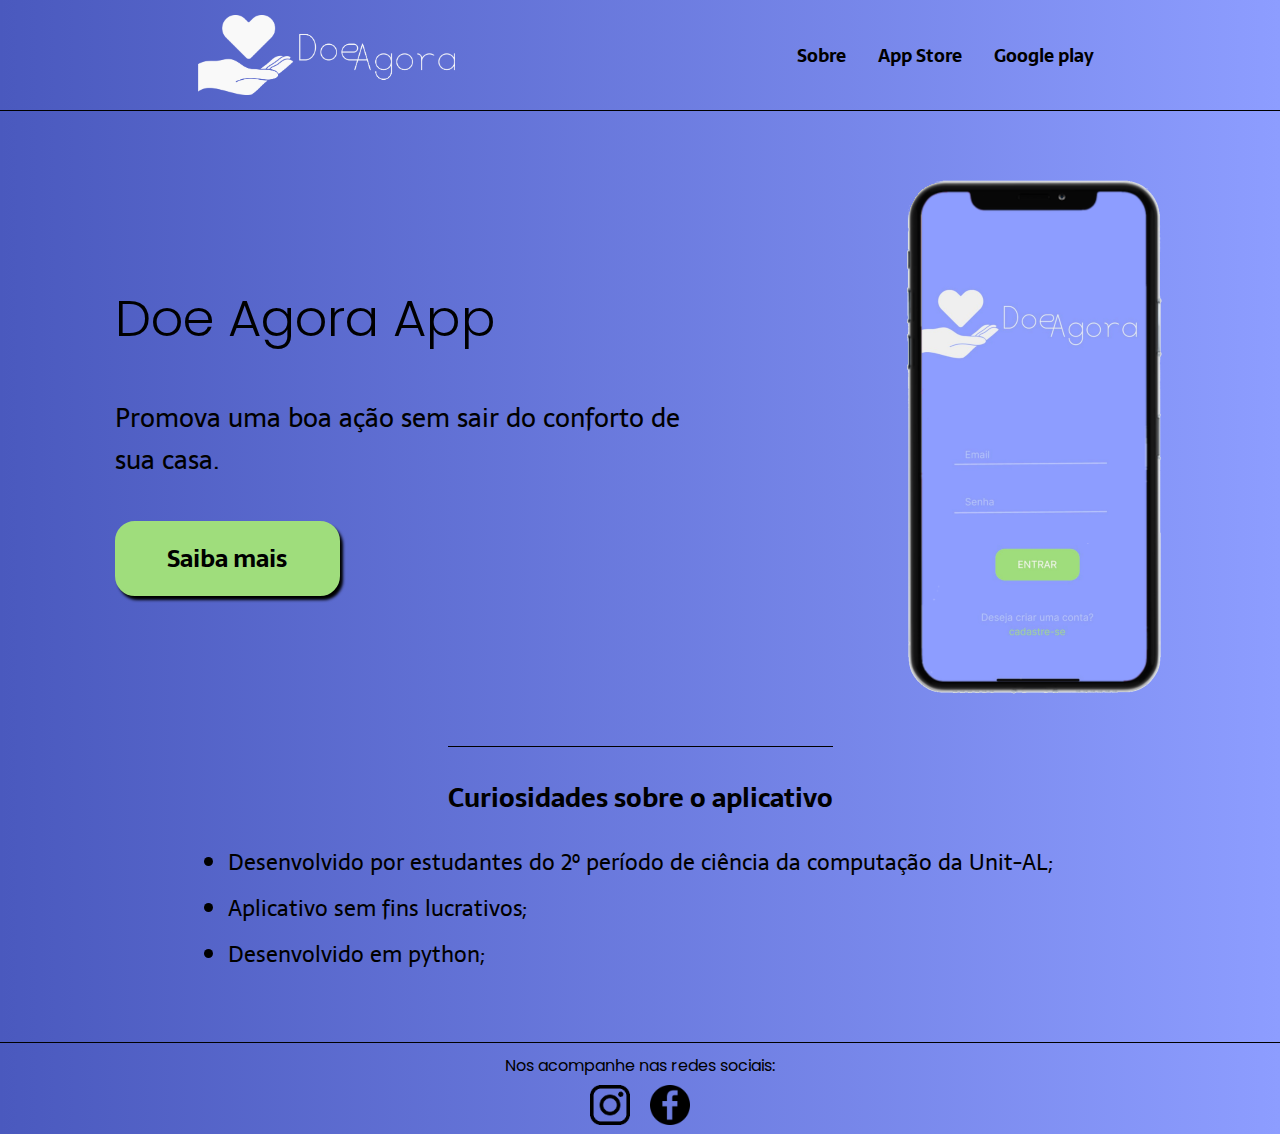
<file: index.html>
<!DOCTYPE html>
<html lang="pt-br">
<head>
    <meta charset="UTF-8">
    <meta http-equiv="X-UA-Compatible" content="IE=edge">
    <meta name="viewport" content="width=device-width, initial-scale=1.0">
    <meta name="description" content="Aplicativo sem fins lucrativos para doações">
    <link rel="shortcut icon" href="favcon/favicon.ico" type="image/favicon.ico">
    <link rel="stylesheet" href="style.css">
    <title>Doe Agora App </title>
</head>
<body>
    <header class="cabecalho">
        <img class="cabecalho-imagem" src="imagens/Logo (1).png" alt="Logo DoeAgora">
        <nav class="cabecalho-nav">
            <a class="cabecalho-nav-item" href="infoapp.html" target="_self" rel="next">Sobre</a>
            <a class="cabecalho-nav-item" href="#" target="_blank" rel="external">App Store</a>
            <a class="cabecalho-nav-item" href="#" target="_blank" rel="external">Google play</a>
        </nav>
    </header>
    <main class="conteudo">
        <section class="conteudo-principal">
            <div class="conteudo-principal-escrito">
                <h1 class="conteudo-principal-escrito-titulo">Doe Agora App</h1>
                <h2 class="conteudo-principal-escrito-subtitulo">Promova uma boa ação sem sair do conforto de sua casa.</h2>
                <a style="width: 225px;" href="infoapp.html" target="_self" rel="next"><button class="conteudo-principal-botao">Saiba mais</button></a>
            </div>
            <img class="conteudo-principal-imagem" src="imagens/celular650x920cut3.png" alt="Imagem do app DoeAgora" title="Tela de login do Doe Agora App">
        </section>
        <section class="conteudo-secundario">
            <h3 class="conteudo-secundario-titulo">Curiosidades sobre o aplicativo</h3>
            <ul class="conteudo-secundario-lista">
                <li class="conteudo-secundario-lista-item">Desenvolvido por estudantes do 2º período de ciência da computação da Unit-AL;</li>
                <li class="conteudo-secundario-lista-item">Aplicativo sem fins lucrativos;</li>
                <li class="conteudo-secundario-lista-item">Desenvolvido em python;</li>
            </ul>
        </section>
    </main>
    <footer class="rodape">

        <p class="rodape-paragrafo">Nos acompanhe nas redes sociais:</p>

        <div class="links">
            <a href="https://www.instagram.com/doe.agora/" rel="external" target="_blank"><img src="imagens/logo_instagram.png" alt="Logo Facebook com hypertexto" class="imagem" title="Link para o instagram"></a>
            <a href="https://www.facebook.com/appdoeagora" rel="external" target="_blank"><img src="imagens/logo_facebook.png" alt="" class="imagem"></a>
        </div>

    </footer>
    
</body>
</html>
</file>
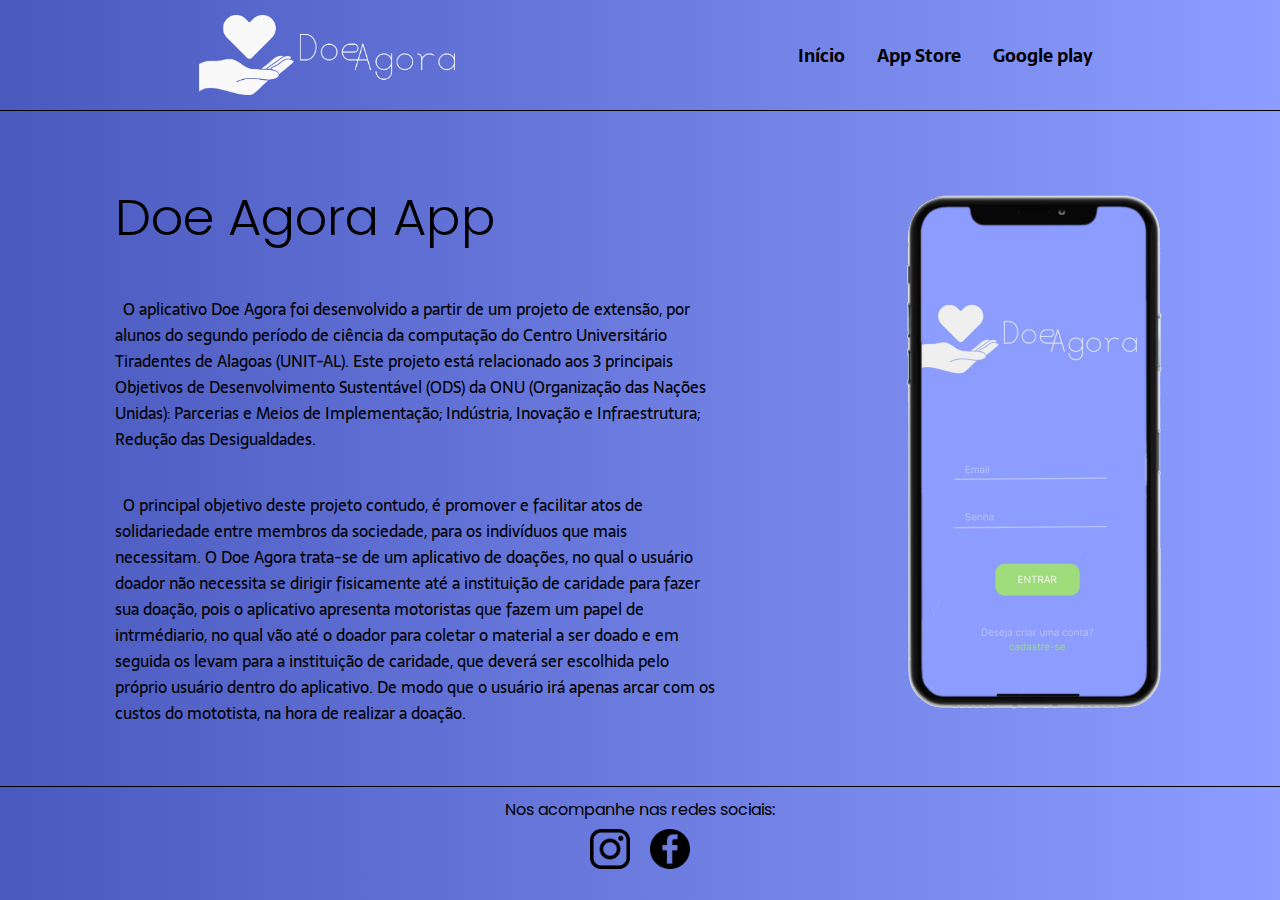
<file: infoapp.html>
<!DOCTYPE html>
<html lang="pt-br">
<head>
    <meta charset="UTF-8">
    <meta http-equiv="X-UA-Compatible" content="IE=edge">
    <meta name="viewport" content="width=device-width, initial-scale=1.0">
    <meta name="description" content="Aplicativo sem fins lucrativos para doações">
    <link rel="shortcut icon" href="favcon/favicon.ico" type="image/x-icon">
    <link rel="stylesheet" href="style.css">
    <title>Doe Agora App </title>
</head>
<body>
    <header class="cabecalho">
        <img class="cabecalho-imagem" src="imagens/Logo (1).png" alt="Logo DoeAgora">
        <nav class="cabecalho-nav">
            <a class="cabecalho-nav-item" href="index.html" target="_self" rel="next">Início</a>
            <a class="cabecalho-nav-item" href="#" target="_blank" rel="external">App Store</a>
            <a class="cabecalho-nav-item" href="#" target="_blank" rel="external">Google play</a>
        </nav>
    </header>
    <main class="conteudo">
        <section class="conteudo-principal">
                <div class="conteudo-principal-escrito">
                    <h1 class="conteudo-principal-escrito-titulo">Doe Agora App</h1>
                    <p class="conteudo-principal-escrito-paragrafo">&nbsp; O aplicativo Doe Agora foi desenvolvido a partir de um projeto de extensão, por alunos do segundo período de ciência da computação do Centro Universitário Tiradentes de Alagoas (UNIT-AL).
                    Este projeto está relacionado aos 3 principais Objetivos de Desenvolvimento Sustentável (ODS) da ONU (Organização das Nações Unidas): Parcerias e Meios de Implementação; Indústria, Inovação e Infraestrutura; Redução das Desigualdades.</p>
                     <p class="conteudo-principal-escrito-paragrafo">&nbsp; O principal objetivo deste projeto contudo, é promover e facilitar atos de solidariedade entre membros da sociedade, para os indivíduos que mais necessitam. O Doe Agora trata-se de um aplicativo de doações, no qual o usuário doador não necessita se dirigir fisicamente até a instituição de caridade para fazer sua doação, pois o aplicativo apresenta motoristas que fazem um papel de intrmédiario, no qual vão até o doador para coletar o material a ser doado e em seguida os levam para a instituição de caridade, que deverá ser escolhida pelo próprio usuário dentro do aplicativo. De modo que o usuário irá apenas arcar com os custos do mototista, na hora de realizar a doação.</p>
                </div>
            <img class="conteudo-principal-imagem" src="imagens/celular650x920cut3.png" alt="Imagem do app DoeAgora" title="Doe Agora App">
        </section>
    </main>
    <footer class="rodape">

        <p class="rodape-paragrafo">Nos acompanhe nas redes sociais:</p>

        <div class="links">
            <a href="https://www.instagram.com/doe.agora/" rel="external" target="_blank"><img src="imagens/logo_instagram.png" alt="Logo Facebook" class="imagem" title="Link para o instagram"></a>
            <a href="https://www.facebook.com/appdoeagora" rel="external" target="_blank"><img src="imagens/logo_facebook.png" alt="Logo do Instagram" class="imagem" title="Link para o faceebook"></a>
        </div>
    
    </footer>
    
</body>
</html>
</file>
<file: style.css>
@charset "UTF-8";
@import url('https://fonts.googleapis.com/css2?family=Lora:ital,wght@0,400;0,600;0,700;1,600;1,700&family=Poppins:ital,wght@0,100;0,200;0,300;0,400;0,500;1,100;1,200&display=swap');
@import url('https://fonts.googleapis.com/css2?family=Sarala:wght@400;700&display=swap');

*{
    text-decoration: none;
    margin: 0;
    padding: 0;
    box-sizing: border-box;
}

body{
    font-size: 100%;
    background-image: linear-gradient(to right, #4a59be, #8D9DFF);
}

.cabecalho{
    display: flex;
    flex-direction: row;
    align-items: center;
    justify-content: space-around;
    padding: 15px;
}

.cabecalho-imagem{
    height: 80px;
}

.cabecalho-nav{
    display: flex;
    gap: 32px;
}

.cabecalho-nav-item{
    font: 600 18px  'Sarala', sans-serif;
    color: black;
}

.cabecalho-nav-item:hover{
    text-decoration: underline;
}

.conteudo{
    margin-bottom: 40px;
    border-top: 0.4px solid black;
    padding-top: 48px;
}

.conteudo-principal{
    display: flex;
    flex-direction: row;
    align-items: center;
    justify-content: space-around;
    padding: 20px;
}

.conteudo-principal-escrito{
    width: 600px;
    display: flex;
    flex-direction: column;
    gap: 40px;
}

.conteudo-principal-escrito-titulo{
    font: 300 3.2em 'Poppins', sans-serif;
}

.conteudo-principal-escrito-subtitulo{
    font: normal 1.6em 'Sarala', sans-serif;
}

.conteudo-principal-botao{
    font: 600 24px 'Sarala', sans-serif;
    width: 225px;
    height: 75px;
    padding: 5px;
    background-color: #9FDD7C;
    border: 2px solid #9FDD7C;
    border-radius: 20px;
    box-shadow: 3px 4px 3px black;
}


.conteudo-principal-botao:hover{
    background-color: white;
    border-color: white;
    text-decoration: underline;
}

.conteudo-principal-escrito-paragrafo{
    font: normal 16px 'Sarala', sans-serif;
}

.conteudo-secundario{
    display: flex;
    flex-direction: column;
    align-items: center;
    gap: 25px;
    padding: 30px
}

.conteudo-secundario-titulo{
    border-top: 0.4px solid black;
    padding-top: 30px;
    font: bold 1.6em 'Sarala', sans-serif;
}

.conteudo-secundario-lista{
    display: flex;
    flex-direction: column;
    gap: 10px;
    font: normal 1.4em 'Sarala', sans-serif;
}

.rodape{
    display: flex;
    flex-direction: column;
    align-items: center;
    gap: 2px;
    flex-wrap: wrap;
    justify-content: center;
    border-top: 0.4px solid black;
    padding: 5px;
    
}
.links{
    display: flex;
    align-items: center;
    gap: 20px;
}
.rodape-paragrafo{
    font: normal 16px 'Poppins', sans-serif;
    padding: 5px;
}

.imagem{
    width: 40px;
}

/* Site responsivo */

 /* Telas Menores - 768px-1024 */
 @media (max-width: 1024px) {
    .cabecalho {
        width: 1em;
        gap: 100px;
        margin: auto;
        flex-wrap: nowrap;
    }

    .conteudo-principal {
        padding:0px 70px;
        margin: 10px auto;
        flex-wrap: nowrap;
        gap: 60px;
        width: 39rem;
}

    .conteudo-secundario-lista-item {
        font-size: 1.5em;
    }

    .conteudo-secundario-titulo{
        font-size: 1.3em;
    }

    .conteudo-secundario-lista{
        font-size: 0.8em;
    }
 }
/* Tablet - 480px-768px */
@media (max-width: 768px) {
    body{
        background-image: linear-gradient(to bottom, #4a59be, #8D9DFF);
    }

    .cabecalho {
        width: 1em;
        gap: 40px;
        margin: auto;
        flex-wrap: nowrap;
    }

    .conteudo-principal {
        padding:0px 70px;
        margin: 10px auto;
        flex-wrap: wrap;
        gap: 60px;
        width: 39rem;
    }

    .conteudo-principal-imagem {
        width: 18em;
    } 

    .conteudo-principal-escrito {
        width: 30em;
    }

    .conteudo-secundario-titulo{
        font-size: 1.3em;
    }

    .conteudo-secundario-lista{
        font-size: 0.8em;
    }
}

    /* Mobile - 320px-480px */
@media (max-width: 480px) {
    body{
        background-image: linear-gradient(to bottom, #4a59be, #8D9DFF);
    }

    .cabecalho {
        width: 1em;
        gap: 40px;
        margin: auto;
        flex-wrap: wrap;
    }

    .cabecalho-imagem {
        width: 20em;
    }

    .conteudo-principal {
        padding:0px 70px;
        margin: 10px auto;
        flex-wrap: wrap;
        gap: 60px;
        width: 95%;

    }

    .conteudo-principal-imagem {
        width: 15em;
    }

    .conteudo-principal-escrito-titulo {
       font-size: 2.5em;
    }

    .conteudo-principal-escrito-subtitulo {
        font-size: 1.3em;
    }

    .conteudo-principal-botao {
        width: 60%;
        font-size: 1.3em;
    }

    .conteudo-secundario-titulo{
        font-size: 1.3em;
    }

    .conteudo-secundario-lista{
        font-size: 0.7em;
    }
}
</file>
